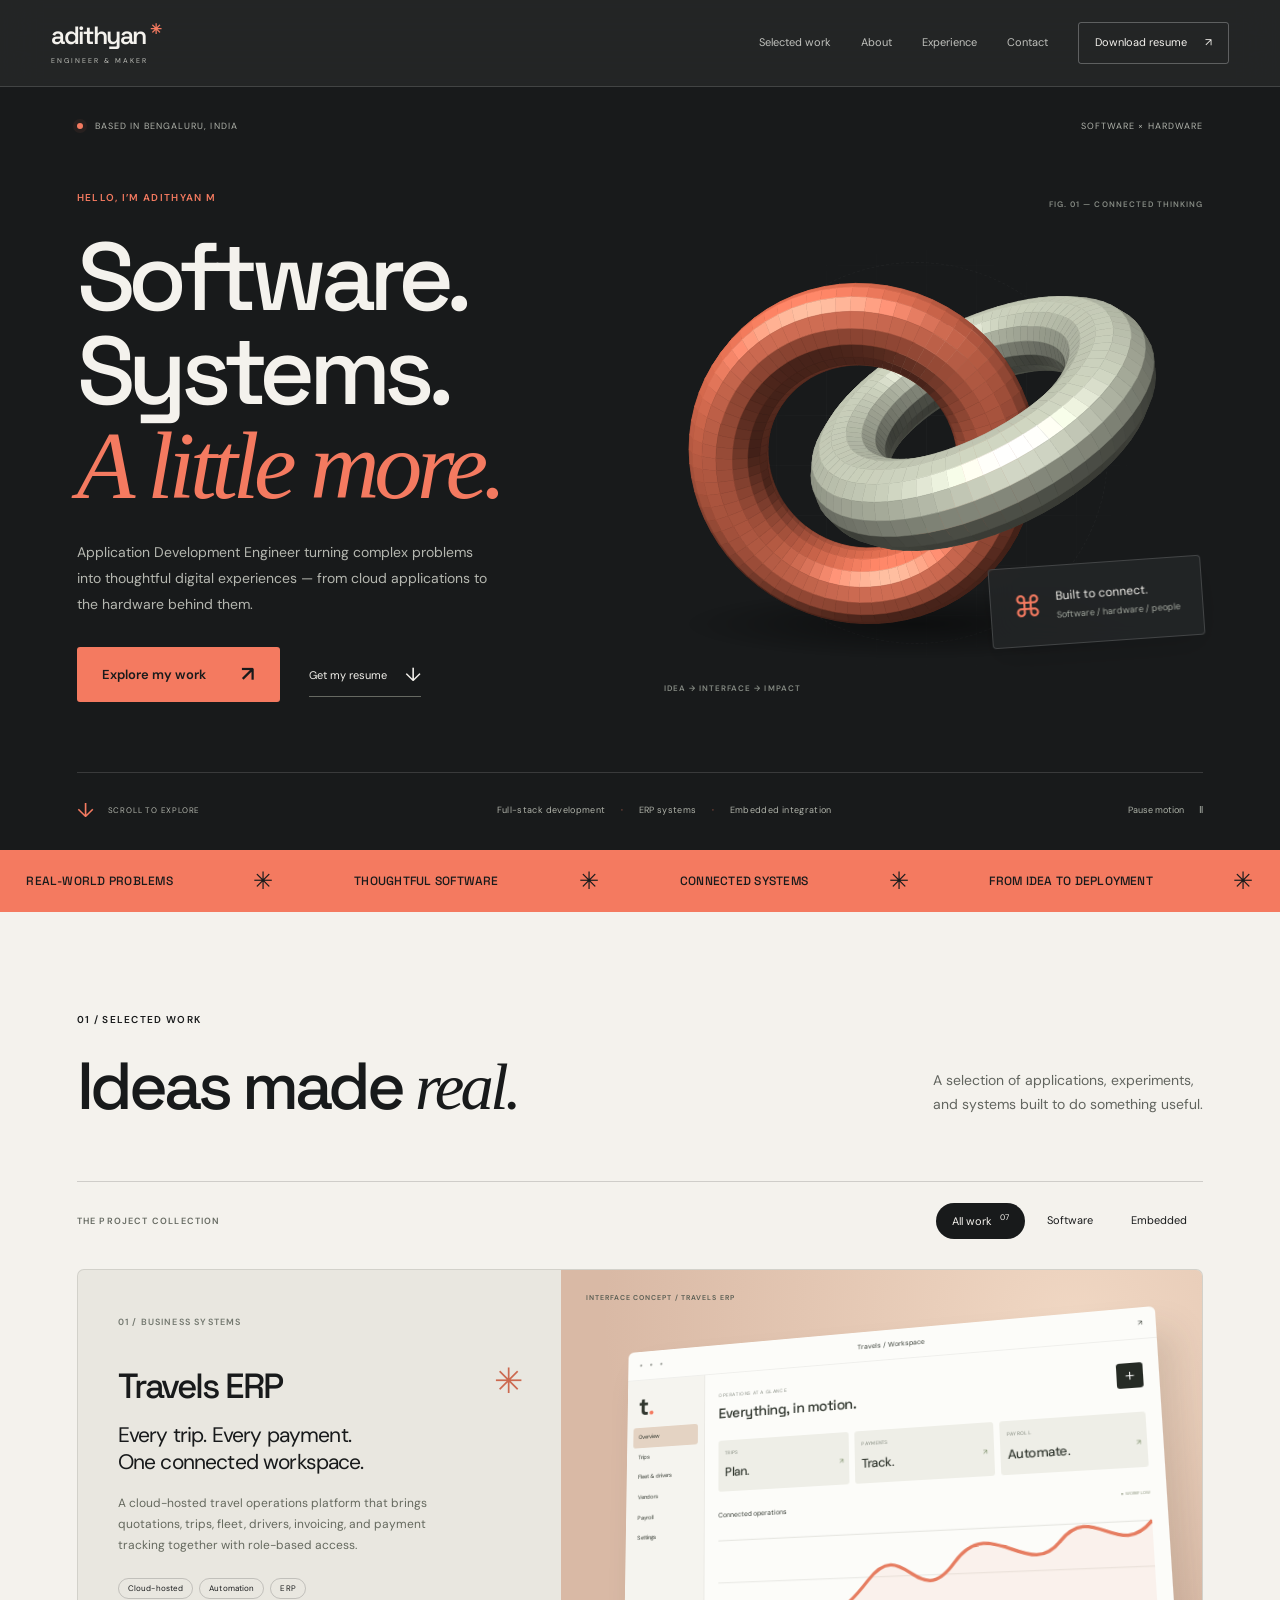
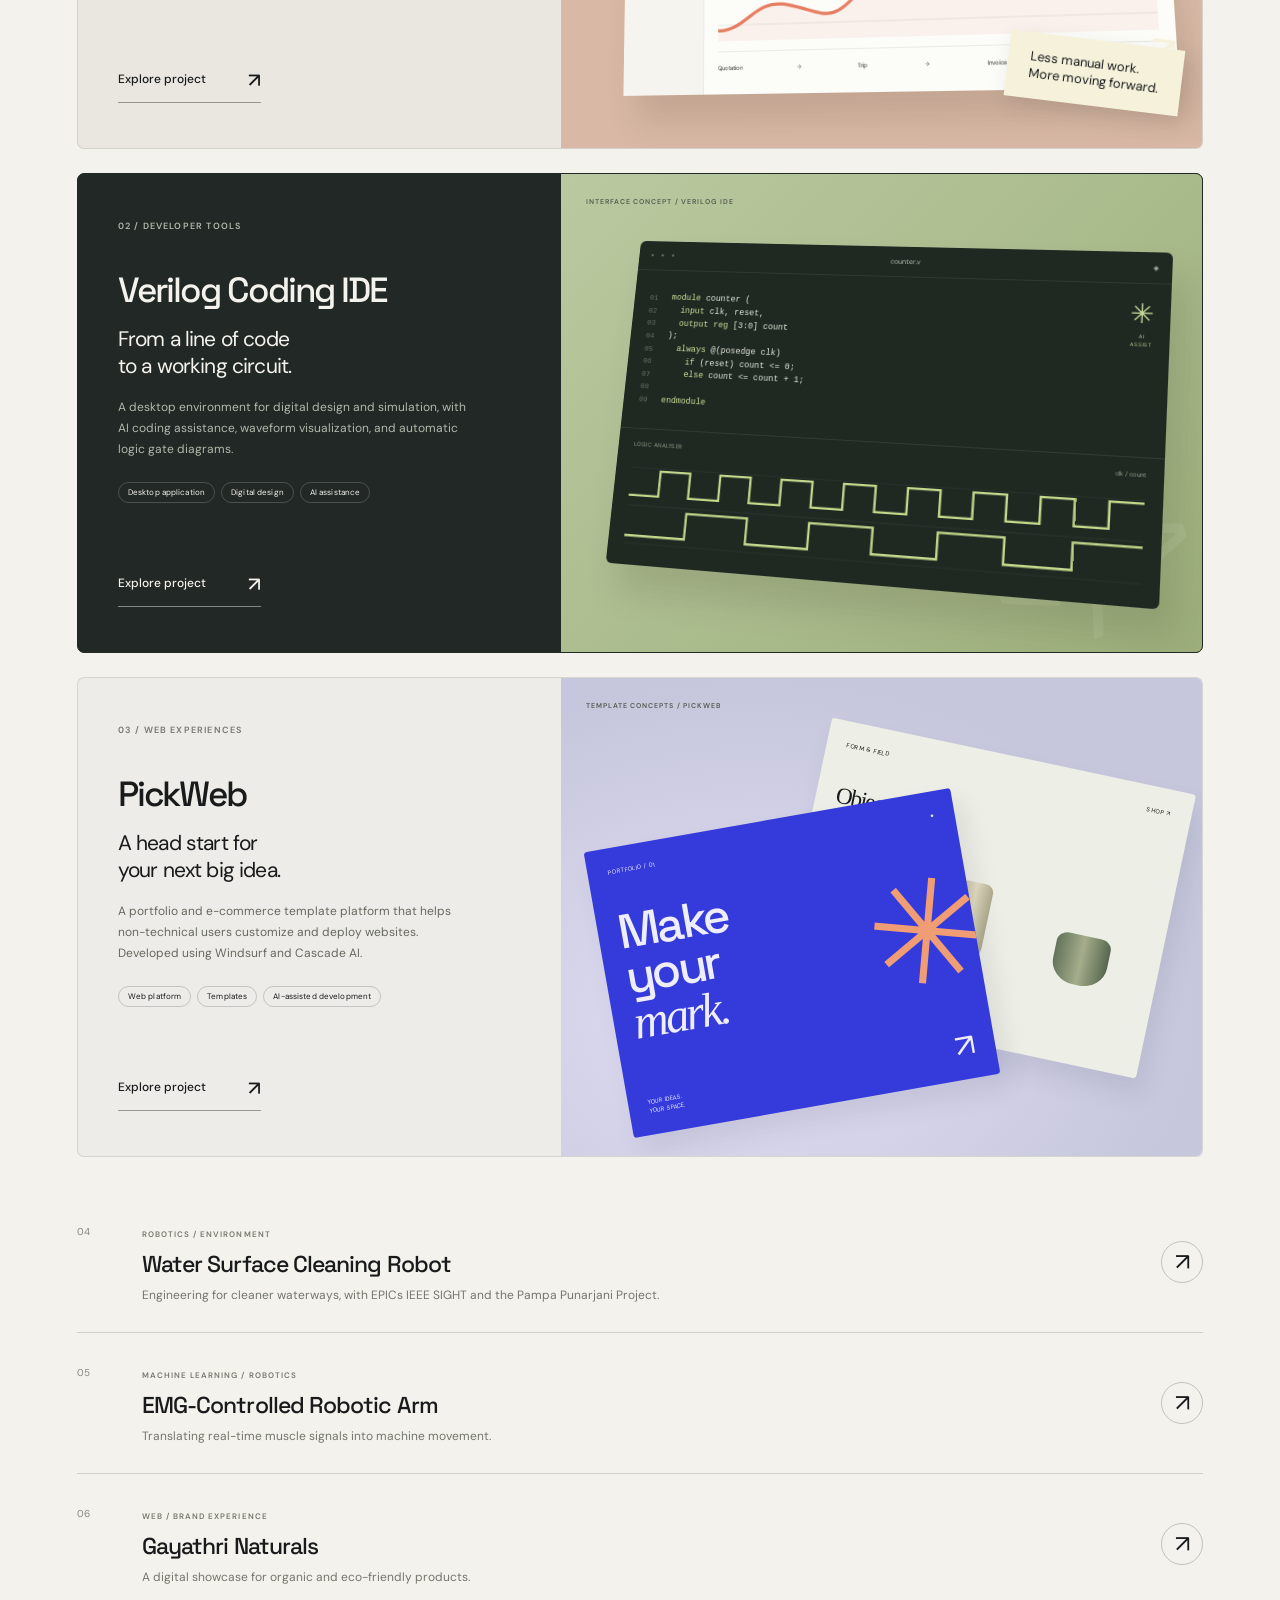
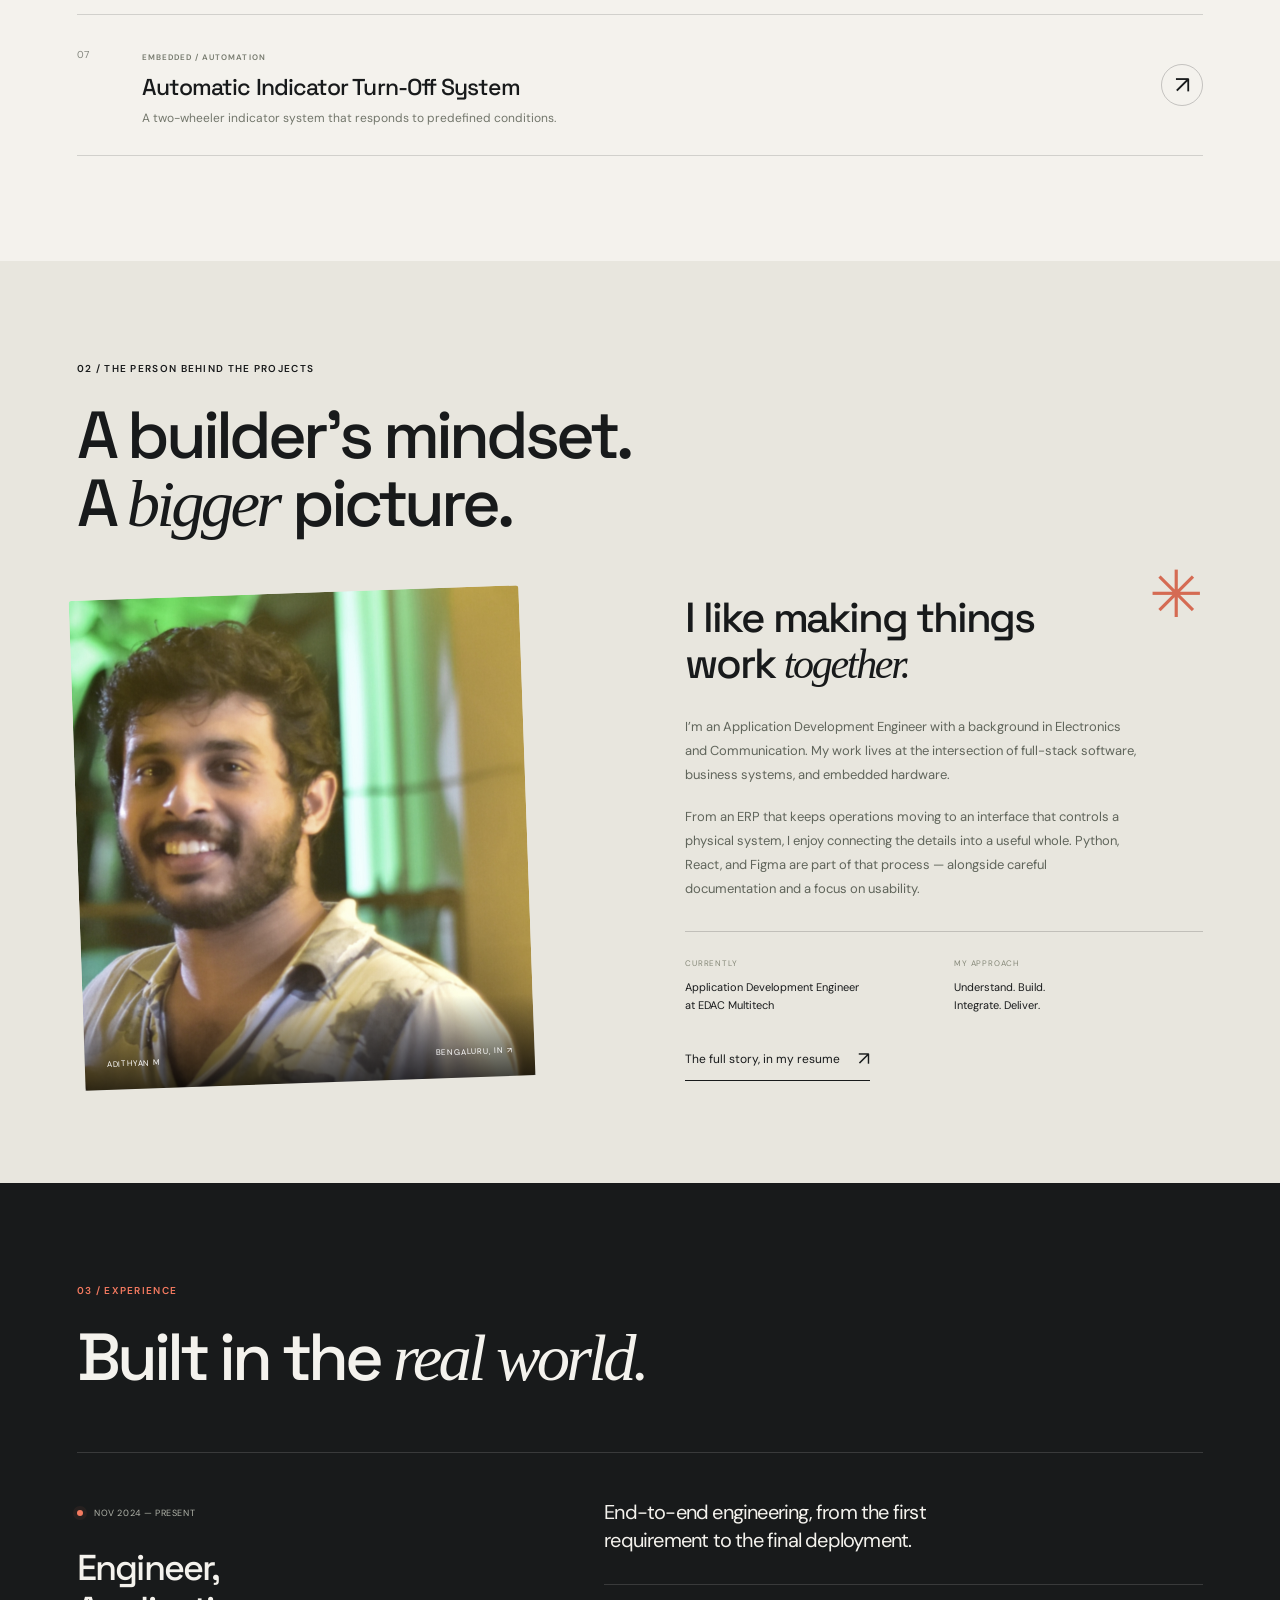
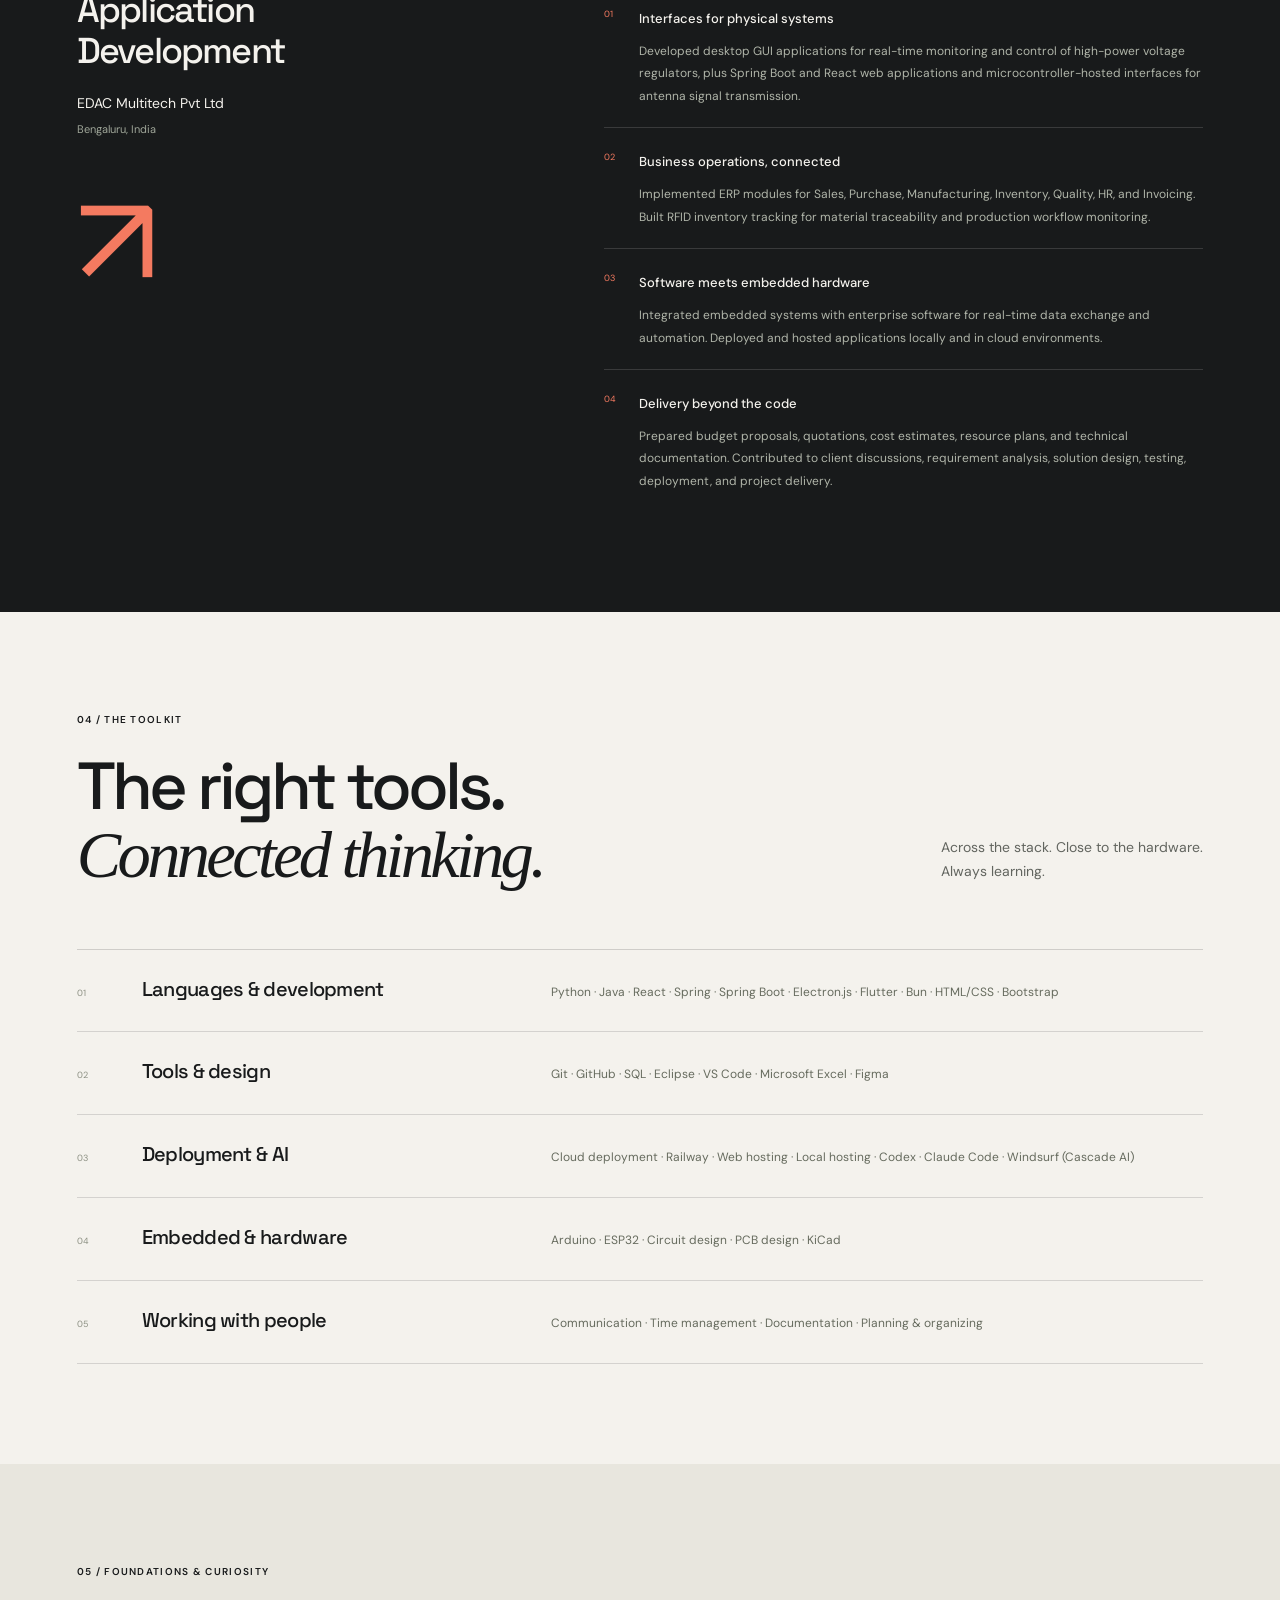
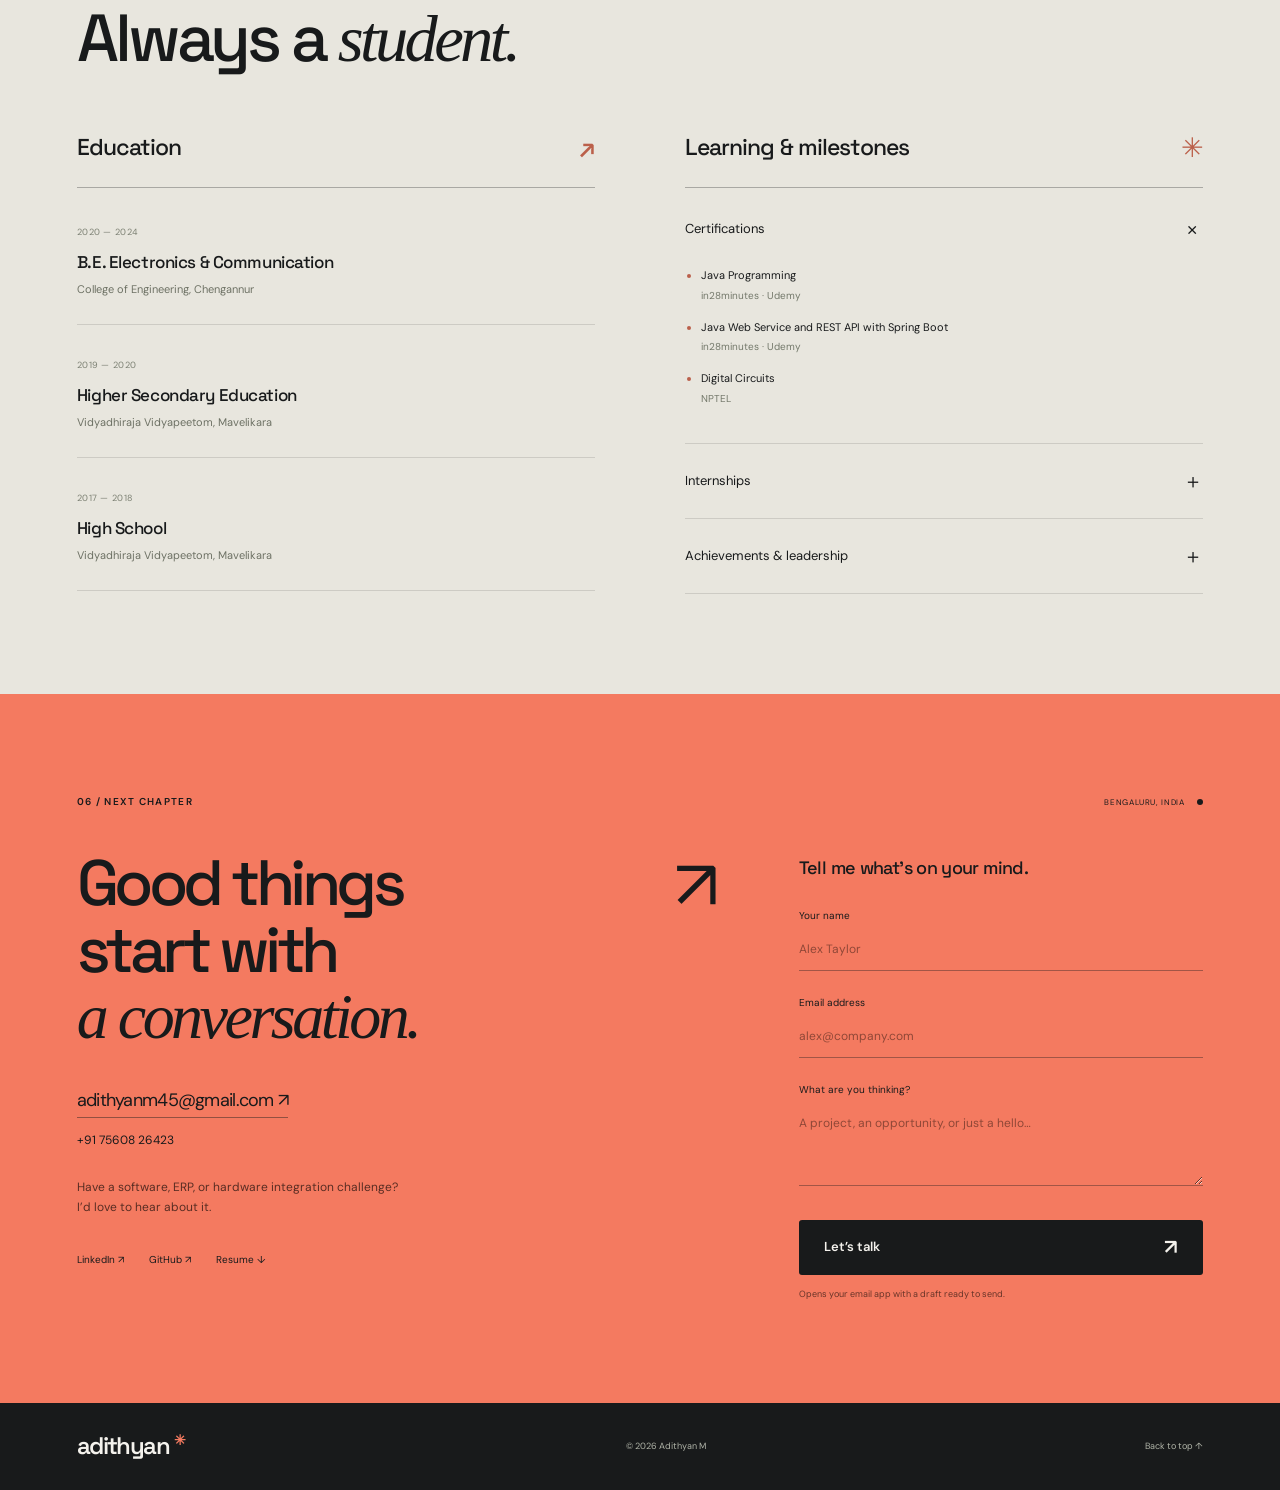
<file: index.html>
<!DOCTYPE html>
<html lang="en">
<head>
  <meta charset="UTF-8">
  <meta name="viewport" content="width=device-width, initial-scale=1">
  <meta name="theme-color" content="#181a1b">
  <meta name="description" content="Adithyan M, Application Development Engineer in Bengaluru. Explore full-stack applications, cloud-hosted ERP, developer tools, and embedded systems.">
  <title>Adithyan M — Software, systems & a little more.</title>
  <link rel="icon" href="data:image/svg+xml,%3Csvg xmlns='http://www.w3.org/2000/svg' viewBox='0 0 40 40'%3E%3Crect width='40' height='40' rx='10' fill='%23f47a60'/%3E%3Ctext x='20' y='27' font-family='Arial' font-weight='bold' font-size='23' text-anchor='middle' fill='%23181a1b'%3Ea.%3C/text%3E%3C/svg%3E">
  <link rel="preconnect" href="https://fonts.googleapis.com">
  <link rel="preconnect" href="https://fonts.gstatic.com" crossorigin>
  <link href="https://fonts.googleapis.com/css2?family=DM+Sans:wght@400;450;500;550;600;650;700&family=Space+Grotesk:wght@400;500;600;700&display=swap" rel="stylesheet">
  <link rel="stylesheet" href="styles.css">
  <script src="script.js" defer></script>
</head>
<body>
  <a class="skip-link" href="#main">Skip to content</a>
  <div class="reading-progress" aria-hidden="true"></div>
  <header class="site-header">
    <a class="wordmark" href="#home" aria-label="Adithyan M, home">adithyan<span>✳</span><small>ENGINEER & MAKER</small></a>
    <button class="menu-toggle" aria-controls="main-nav" aria-expanded="false">Menu <span aria-hidden="true">＋</span></button>
    <nav id="main-nav" aria-label="Main navigation">
      <a href="#projects">Selected work</a><a href="#about">About</a><a href="#experience">Experience</a><a href="#contact">Contact</a>
      <a class="nav-resume" href="Adithyan%20M.pdf" download="Adithyan-M-Resume.pdf">Download resume <span aria-hidden="true">↗</span></a>
    </nav>
  </header>
  <main id="main">
    <section id="home" class="hero">
      <div class="hero-top"><span><i class="status-dot"></i> BASED IN BENGALURU, INDIA</span><span>SOFTWARE × HARDWARE</span></div>
      <div class="hero-layout">
        <div class="hero-copy">
          <p class="eyebrow">HELLO, I’M ADITHYAN M</p>
          <h1>Software.<br> Systems.<br> <span class="serif">A little more.</span></h1>
          <p class="hero-description">Application Development Engineer turning complex problems into thoughtful digital experiences — from cloud applications to the hardware behind them.</p>
          <a class="button button-coral" href="#projects">Explore my work <span aria-hidden="true">↗</span></a>
          <a class="text-link hero-resume" href="Adithyan%20M.pdf" download="Adithyan-M-Resume.pdf">Get my resume <span aria-hidden="true">↓</span></a>
        </div>
        <div class="hero-art" aria-label="Animated interlocking three-dimensional rings representing connected software and hardware" role="img">
          <div class="art-grid" aria-hidden="true"></div><canvas id="sculpture" aria-hidden="true"></canvas>
          <span class="art-coordinate coordinate-top" aria-hidden="true">FIG. 01 — CONNECTED THINKING</span>
          <span class="art-coordinate coordinate-bottom" aria-hidden="true">IDEA → INTERFACE → IMPACT</span>
          <div class="art-note" aria-hidden="true"><span class="note-symbol">⌘</span><span>Built to connect.<small>Software / hardware / people</small></span></div>
        </div>
      </div>
      <div class="hero-bottom"><a href="#projects"><span class="down-arrow" aria-hidden="true">↓</span> SCROLL TO EXPLORE</a><p>Full-stack development <span>·</span> ERP systems <span>·</span> Embedded integration</p><button class="motion-toggle" aria-pressed="false">Pause motion <span aria-hidden="true">Ⅱ</span></button></div>
    </section>
    <div class="capability-strip" aria-hidden="true"><div>REAL-WORLD PROBLEMS <span>✳</span> THOUGHTFUL SOFTWARE <span>✳</span> CONNECTED SYSTEMS <span>✳</span> FROM IDEA TO DEPLOYMENT <span>✳</span></div></div>

    <section id="projects" class="work-section section-pad">
      <div class="section-heading reveal"><div><p class="eyebrow">01 / SELECTED WORK</p><h2>Ideas made <span class="serif">real.</span></h2></div><p>A selection of applications, experiments,<br class="desktop-break"> and systems built to do something useful.</p></div>
      <div class="work-toolbar"><span class="small-label">THE PROJECT COLLECTION</span><div class="filters" role="group" aria-label="Filter projects"><button class="filter active" data-filter="all" aria-pressed="true">All work <sup>07</sup></button><button class="filter" data-filter="software" aria-pressed="false">Software</button><button class="filter" data-filter="embedded" aria-pressed="false">Embedded</button></div></div>
      <p id="filter-status" class="sr-only" role="status" aria-live="polite">Showing all 7 projects.</p>
      <div class="featured-projects">
        <article class="project-feature project-erp reveal" data-category="software">
          <div class="project-copy"><span class="project-index">01 / BUSINESS SYSTEMS</span><h3>Travels ERP<span class="small-star" aria-hidden="true">✳</span></h3><p>Every trip. Every payment.<br> One connected workspace.</p><p class="project-description">A cloud-hosted travel operations platform that brings quotations, trips, fleet, drivers, invoicing, and payment tracking together with role-based access.</p><div class="tags"><span>Cloud-hosted</span><span>Automation</span><span>ERP</span></div><button class="project-link" data-project="travels">Explore project <span aria-hidden="true">↗</span></button></div>
          <div class="project-visual erp-visual" data-tilt><span class="visual-caption">INTERFACE CONCEPT / TRAVELS ERP</span><div class="erp-window mock-window" aria-hidden="true"><div class="window-top"><span class="window-dots">● ● ●</span><span>Travels / Workspace</span><span>↗</span></div><div class="erp-body"><aside><strong>t<span>.</span></strong><span class="selected">Overview</span><span>Trips</span><span>Fleet & drivers</span><span>Vendors</span><span>Payroll</span><span>Settings</span></aside><div class="erp-main"><div class="mock-title"><div><small>OPERATIONS AT A GLANCE</small><h4>Everything, in motion.</h4></div><b>＋</b></div><div class="mock-stats"><div><span>TRIPS</span><strong>Plan.<i>↗</i></strong></div><div><span>PAYMENTS</span><strong>Track.<i>↗</i></strong></div><div><span>PAYROLL</span><strong>Automate.<i>↗</i></strong></div></div><div class="mock-chart"><div><span>Connected operations</span><small>● WORKFLOW</small></div><svg viewBox="0 0 400 100"><path d="M0 85H400M0 45H400M0 5H400" stroke="#e8e8e3" fill="none"/><path d="M0 90C30 90 35 60 70 68S110 90 145 48S190 80 225 35S290 55 320 20S370 40 400 5" fill="none" stroke="#e67d61" stroke-width="3"/><path d="M0 90C30 90 35 60 70 68S110 90 145 48S190 80 225 35S290 55 320 20S370 40 400 5V100H0Z" fill="#e67d6116"/></svg></div><div class="mock-workflow"><span>Quotation</span><b>→</b><span>Trip</span><b>→</b><span>Invoice</span><b>→</b><span>Payment</span></div></div></div></div><div class="floating-note"><span>↗</span> Less manual work.<br> More moving forward.</div></div>
        </article>
        <article class="project-feature project-verilog reveal" data-category="software">
          <div class="project-copy"><span class="project-index">02 / DEVELOPER TOOLS</span><h3>Verilog Coding IDE</h3><p>From a line of code<br> to a working circuit.</p><p class="project-description">A desktop environment for digital design and simulation, with AI coding assistance, waveform visualization, and automatic logic gate diagrams.</p><div class="tags"><span>Desktop application</span><span>Digital design</span><span>AI assistance</span></div><button class="project-link" data-project="verilog">Explore project <span aria-hidden="true">↗</span></button></div>
          <div class="project-visual code-visual" data-tilt><span class="visual-caption">INTERFACE CONCEPT / VERILOG IDE</span><div class="code-window mock-window" aria-hidden="true"><div class="window-top"><span class="window-dots">● ● ●</span><span>counter.v</span><span>◈</span></div><div class="code-body"><div class="code-numbers">01<br> 02<br> 03<br> 04<br> 05<br> 06<br> 07<br> 08<br> 09</div><pre><span>module</span> counter (
  <span>input</span> clk, reset,
  <span>output reg</span> [3:0] count
);
  <span>always</span> @(posedge clk)
    <span>if</span> (reset) count &lt;= 0;
    <span>else</span> count &lt;= count + 1;

<span>endmodule</span></pre><div class="ai-mark">✳<small>AI<br> ASSIST</small></div></div><div class="waveform"><span>LOGIC ANALYSER <small>clk / count</small></span><svg viewBox="0 0 400 70"><path d="M0 5H400M0 35H400M0 65H400" stroke="#ffffff0a"/><path d="M0 27H25V7H50V27H75V7H100V27H125V7H150V27H175V7H200V27H225V7H250V27H275V7H300V27H325V7H350V27H375V7H400M0 59H50V39H100V59H150V39H200V59H250V39H300V59H350V39H400" fill="none" stroke="#c4d78b" stroke-width="1.8"/></svg></div></div><span class="code-orbit" aria-hidden="true">&lt; / &gt;</span></div>
        </article>
        <article class="project-feature project-pickweb reveal" data-category="software">
          <div class="project-copy"><span class="project-index">03 / WEB EXPERIENCES</span><h3>PickWeb</h3><p>A head start for<br> your next big idea.</p><p class="project-description">A portfolio and e-commerce template platform that helps non-technical users customize and deploy websites. Developed using Windsurf and Cascade AI.</p><div class="tags"><span>Web platform</span><span>Templates</span><span>AI-assisted development</span></div><button class="project-link" data-project="pickweb">Explore project <span aria-hidden="true">↗</span></button></div>
          <div class="project-visual pickweb-visual" data-tilt><span class="visual-caption">TEMPLATE CONCEPTS / PICKWEB</span><div class="template template-back" aria-hidden="true"><div>FORM & FIELD <span>SHOP ↗</span></div><h4>Objects for<br> everyday living.</h4><div class="product-shapes"><i></i><i></i><i></i></div><small>CONSIDERED DESIGN. SIMPLE LIVING.</small></div><div class="template template-front" aria-hidden="true"><div>PORTFOLIO / 01 <span>●</span></div><h4>Make<br> your <em>mark.</em></h4><span class="template-star">✳</span><div class="template-footer"><span>YOUR IDEAS.<br> YOUR SPACE.</span><b>↗</b></div></div></div>
        </article>
      </div>
      <div class="more-projects">
        <article class="project-row reveal" data-category="embedded"><span class="row-number">04</span><div><span class="small-label">ROBOTICS / ENVIRONMENT</span><h3>Water Surface Cleaning Robot</h3><p>Engineering for cleaner waterways, with EPICs IEEE SIGHT and the Pampa Punarjani Project.</p></div><button data-project="water" aria-label="Explore Water Surface Cleaning Robot">↗</button></article>
        <article class="project-row reveal" data-category="embedded"><span class="row-number">05</span><div><span class="small-label">MACHINE LEARNING / ROBOTICS</span><h3>EMG-Controlled Robotic Arm</h3><p>Translating real-time muscle signals into machine movement.</p></div><button data-project="emg" aria-label="Explore EMG-Controlled Robotic Arm">↗</button></article>
        <article class="project-row reveal" data-category="software"><span class="row-number">06</span><div><span class="small-label">WEB / BRAND EXPERIENCE</span><h3>Gayathri Naturals</h3><p>A digital showcase for organic and eco-friendly products.</p></div><button data-project="naturals" aria-label="Explore Gayathri Naturals">↗</button></article>
        <article class="project-row reveal" data-category="embedded"><span class="row-number">07</span><div><span class="small-label">EMBEDDED / AUTOMATION</span><h3>Automatic Indicator Turn-Off System</h3><p>A two-wheeler indicator system that responds to predefined conditions.</p></div><button data-project="indicator" aria-label="Explore Automatic Indicator Turn-Off System">↗</button></article>
      </div>
    </section>

    <section id="about" class="about-section section-pad">
      <div class="about-heading reveal"><p class="eyebrow">02 / THE PERSON BEHIND THE PROJECTS</p><h2>A builder’s mindset.<br> A <span class="serif">bigger</span> picture.</h2></div>
      <div class="about-layout"><figure class="portrait reveal"><img src="Adithyan.jpg" alt="Adithyan M" width="560" height="660" loading="lazy"><figcaption><span>ADITHYAN M</span><span>BENGALURU, IN ↗</span></figcaption></figure><div class="about-copy reveal"><span class="about-star" aria-hidden="true">✳</span><h3>I like making things<br> work <span class="serif">together.</span></h3><p>I’m an Application Development Engineer with a background in Electronics and Communication. My work lives at the intersection of full-stack software, business systems, and embedded hardware.</p><p>From an ERP that keeps operations moving to an interface that controls a physical system, I enjoy connecting the details into a useful whole. Python, React, and Figma are part of that process — alongside careful documentation and a focus on usability.</p><div class="about-facts"><div><small>CURRENTLY</small><span>Application Development Engineer<br> at EDAC Multitech</span></div><div><small>MY APPROACH</small><span>Understand. Build.<br> Integrate. Deliver.</span></div></div><a class="text-link" href="Adithyan%20M.pdf" download="Adithyan-M-Resume.pdf">The full story, in my resume <span aria-hidden="true">↗</span></a></div></div>
    </section>

    <section id="experience" class="experience-section section-pad">
      <div class="section-heading reveal"><div><p class="eyebrow">03 / EXPERIENCE</p><h2>Built in the <span class="serif">real world.</span></h2></div></div>
      <div class="experience-layout"><div class="experience-role reveal"><span class="role-date"><i class="status-dot"></i> NOV 2024 — PRESENT</span><h3>Engineer,<br> Application<br> Development</h3><p>EDAC Multitech Pvt Ltd</p><small>Bengaluru, India</small><div class="role-decoration" aria-hidden="true">↗</div></div><div class="experience-details reveal"><p class="experience-intro">End-to-end engineering, from the first requirement to the final deployment.</p><ol><li><strong>Interfaces for physical systems</strong><p>Developed desktop GUI applications for real-time monitoring and control of high-power voltage regulators, plus Spring Boot and React web applications and microcontroller-hosted interfaces for antenna signal transmission.</p></li><li><strong>Business operations, connected</strong><p>Implemented ERP modules for Sales, Purchase, Manufacturing, Inventory, Quality, HR, and Invoicing. Built RFID inventory tracking for material traceability and production workflow monitoring.</p></li><li><strong>Software meets embedded hardware</strong><p>Integrated embedded systems with enterprise software for real-time data exchange and automation. Deployed and hosted applications locally and in cloud environments.</p></li><li><strong>Delivery beyond the code</strong><p>Prepared budget proposals, quotations, cost estimates, resource plans, and technical documentation. Contributed to client discussions, requirement analysis, solution design, testing, deployment, and project delivery.</p></li></ol></div></div>
    </section>

    <section id="skills" class="skills-section section-pad">
      <div class="section-heading reveal"><div><p class="eyebrow">04 / THE TOOLKIT</p><h2>The right tools.<br> <span class="serif">Connected thinking.</span></h2></div><p>Across the stack. Close to the hardware.<br> Always learning.</p></div>
      <div class="skills-list">
        <div class="skill-row reveal"><span>01</span><h3>Languages & development</h3><p>Python · Java · React · Spring · Spring Boot · Electron.js · Flutter · Bun · HTML/CSS · Bootstrap</p></div>
        <div class="skill-row reveal"><span>02</span><h3>Tools & design</h3><p>Git · GitHub · SQL · Eclipse · VS Code · Microsoft Excel · Figma</p></div>
        <div class="skill-row reveal"><span>03</span><h3>Deployment & AI</h3><p>Cloud deployment · Railway · Web hosting · Local hosting · Codex · Claude Code · Windsurf (Cascade AI)</p></div>
        <div class="skill-row reveal"><span>04</span><h3>Embedded & hardware</h3><p>Arduino · ESP32 · Circuit design · PCB design · KiCad</p></div>
        <div class="skill-row reveal"><span>05</span><h3>Working with people</h3><p>Communication · Time management · Documentation · Planning & organizing</p></div>
      </div>
    </section>

    <section id="education" class="background-section section-pad">
      <div class="section-heading reveal"><div><p class="eyebrow">05 / FOUNDATIONS & CURIOSITY</p><h2>Always a <span class="serif">student.</span></h2></div></div>
      <div class="background-grid"><div class="education-block reveal"><h3>Education <span>↗</span></h3><div class="education-item"><small>2020 — 2024</small><h4>B.E. Electronics & Communication</h4><p>College of Engineering, Chengannur</p></div><div class="education-item"><small>2019 — 2020</small><h4>Higher Secondary Education</h4><p>Vidyadhiraja Vidyapeetom, Mavelikara</p></div><div class="education-item"><small>2017 — 2018</small><h4>High School</h4><p>Vidyadhiraja Vidyapeetom, Mavelikara</p></div></div><div class="learning-block reveal"><h3>Learning & milestones <span>✳</span></h3><details open><summary>Certifications <span>＋</span></summary><ul><li>Java Programming <small>in28minutes · Udemy</small></li><li>Java Web Service and REST API with Spring Boot <small>in28minutes · Udemy</small></li><li>Digital Circuits <small>NPTEL</small></li></ul></details><details><summary>Internships <span>＋</span></summary><ul><li>Internet of Things <small>One-month course · ACMEGRADE</small></li><li>Machine Learning <small>One-week course · REVERTECH, Kochi</small></li></ul></details><details><summary>Achievements & leadership <span>＋</span></summary><ul><li>Student project lead <small>EPICs IEEE water surface cleaning robot</small></li><li>NSS Volunteer Secretary <small>2022 — 2023</small></li></ul></details></div></div>
    </section>

    <section id="contact" class="contact-section section-pad">
      <div class="contact-top reveal"><p class="eyebrow">06 / NEXT CHAPTER</p><span>BENGALURU, INDIA <i class="status-dot"></i></span></div>
      <div class="contact-layout"><div class="contact-copy reveal"><h2>Good things<br> start with<br> <span class="serif">a conversation.</span><span class="contact-arrow" aria-hidden="true">↗</span></h2><a class="contact-email" href="mailto:adithyanm45@gmail.com">adithyanm45@gmail.com ↗</a><a class="contact-phone" href="tel:+917560826423">+91 75608 26423</a><p>Have a software, ERP, or hardware integration challenge?<br> I’d love to hear about it.</p><div class="social-links"><a href="https://www.linkedin.com/in/adithyan-m-a12174229" target="_blank" rel="noopener noreferrer">LinkedIn ↗</a><a href="https://github.com/adithyanm17" target="_blank" rel="noopener noreferrer">GitHub ↗</a><a href="Adithyan%20M.pdf" download="Adithyan-M-Resume.pdf">Resume ↓</a></div></div><form id="contact-form" class="contact-form reveal"><h3>Tell me what’s on your mind.</h3><div class="field"><label for="cf-name">Your name</label><input id="cf-name" name="name" autocomplete="name" placeholder="Alex Taylor" required></div><div class="field"><label for="cf-email">Email address</label><input id="cf-email" name="email" type="email" autocomplete="email" placeholder="alex@company.com" required></div><div class="field"><label for="cf-message">What are you thinking?</label><textarea id="cf-message" name="message" rows="3" placeholder="A project, an opportunity, or just a hello…" minlength="10" required></textarea></div><button class="button button-dark" type="submit">Let’s talk <span aria-hidden="true">↗</span></button><p class="form-note">Opens your email app with a draft ready to send.</p><p id="form-status" role="status" aria-live="polite"></p></form></div>
    </section>
  </main>
  <footer><a class="wordmark" href="#home">adithyan<span>✳</span></a><p>© <span id="year">2026</span> Adithyan M</p><a href="#home">Back to top ↑</a></footer>
  <dialog id="project-dialog" aria-labelledby="dialog-title"><button class="dialog-close" aria-label="Close project details">✕</button><p class="eyebrow" id="dialog-category"></p><h2 id="dialog-title"></h2><p id="dialog-description"></p><h3>Inside the project</h3><ul id="dialog-features"></ul><div class="dialog-bottom"><span>LET’S TALK ABOUT THE DETAILS</span><a href="mailto:adithyanm45@gmail.com">Get in touch ↗</a></div></dialog>
</body>
</html>
</file>
<file: styles.css>
/* Adithyan M — a portfolio in chapters. */
:root{
  --ink:#181a1b;
  --paper:#f4f2ed;
  --muted:#a8aaa6;
  --coral:#f47a60;
  --line:#ffffff24;
  --font:'DM Sans',Arial,sans-serif;
  --display:'Space Grotesk',Arial,sans-serif
}
*{
  box-sizing:border-box
}
html{
  scroll-behavior:smooth;
  scroll-padding-top:95px
}
body{
  margin:0;
  background:var(--paper);
  color:var(--ink);
  font-family:var(--font);
  font-size:16px;
  line-height:1.6;
  -webkit-font-smoothing:antialiased
}
button,input,textarea{
  font:inherit
}
button,a{
  -webkit-tap-highlight-color:transparent
}
a{
  color:inherit;
  text-decoration:none
}
button{
  cursor:pointer;
  color:inherit
}
img{
  display:block;
  max-width:100%
}
h1,h2,h3,h4,p,figure{
  margin:0
}
h1,h2,h3,h4{
  font-family:var(--display);
  font-weight:500;
  line-height:1.1
}
button:focus-visible,a:focus-visible,input:focus-visible,textarea:focus-visible,summary:focus-visible{
  outline:3px solid #e15c3e;
  outline-offset:5px
}
::selection{
  background:var(--coral);
  color:var(--ink)
}
[hidden]{
  display:none!important
}
.sr-only{
  position:absolute;
  width:1px;
  height:1px;
  padding:0;
  margin:-1px;
  overflow:hidden;
  clip:rect(0,0,0,0);
  white-space:nowrap;
  border:0
}
.skip-link{
  position:fixed;
  top:-80px;
  left:20px;
  background:var(--coral);
  padding:12px;
  z-index:100
}
.skip-link:focus{
  top:12px
}
.serif{
  font-family:Georgia,'Times New Roman',serif;
  font-style:italic;
  font-weight:400;
  letter-spacing:-.055em
}
.eyebrow,.small-label,.project-index,.art-coordinate,.visual-caption{
  font-size:10px;
  font-weight:600;
  letter-spacing:.13em
}
.eyebrow{
  margin-bottom:25px
}
.section-pad{
  padding:100px max(6vw,24px)
}
.section-heading{
  display:flex;
  align-items:flex-end;
  justify-content:space-between;
  gap:32px;
  margin-bottom:60px
}
.section-heading h2,.about-heading h2{
  font-size:clamp(40px,5.2vw,76px);
  letter-spacing:-.06em;
  line-height:1.02
}
.section-heading>p{
  font-size:14px;
  color:#62655f;
  line-height:1.7;
  padding-bottom:5px
}
.button{
  display:inline-flex;
  align-items:center;
  justify-content:space-between;
  gap:35px;
  padding:16px 24px;
  border:1px solid transparent;
  border-radius:3px;
  font-size:13px;
  font-weight:600;
  transition:background .2s,transform .2s
}
.button:hover{
  transform:translateY(-3px)
}
.button span{
  font-size:21px;
  line-height:1
}
.button-coral{
  background:var(--coral);
  color:var(--ink)
}
.button-coral:hover{
  background:#ff917a
}
.button-dark{
  background:var(--ink);
  color:var(--paper)
}
.text-link{
  display:inline-flex;
  gap:18px;
  align-items:center;
  font-size:13px;
  border-bottom:1px solid currentColor;
  padding-bottom:5px
}
.text-link span{
  font-size:19px
}
.reading-progress{
  height:2px;
  background:var(--coral);
  position:fixed;
  left:0;
  right:0;
  top:0;
  z-index:60;
  transform:scaleX(0);
  transform-origin:left
}
.status-dot{
  display:inline-block;
  width:6px;
  height:6px;
  background:var(--coral);
  border-radius:50%;
  margin-right:9px;
  box-shadow:0 0 0 4px #f47a6010
}
.site-header{
  padding:22px 4vw;
  display:flex;
  justify-content:space-between;
  align-items:center;
  background:#181a1bf2;
  color:var(--paper);
  border-bottom:1px solid var(--line);
  position:sticky;
  top:0;
  z-index:50;
  backdrop-filter:blur(18px)
}
.wordmark{
  font-family:var(--display);
  font-size:25px;
  letter-spacing:-1.6px;
  line-height:1.1;
  font-weight:600;
  white-space:nowrap
}
.wordmark>span{
  font-family:var(--font);
  font-size:14px;
  color:var(--coral);
  vertical-align:top;
  margin-left:5px;
  letter-spacing:0
}
.wordmark small{
  display:block;
  font-family:var(--font);
  font-size:7px;
  letter-spacing:2px;
  font-weight:400;
  margin-top:7px;
  color:#bebfb9
}
.site-header nav{
  display:flex;
  gap:30px;
  align-items:center;
  font-size:11px
}
.site-header nav>a:not(.nav-resume){
  color:#c0c1bc;
  transition:color .2s
}
.site-header nav>a:hover,.site-header nav>a[aria-current]{
  color:var(--coral)
}
.nav-resume{
  padding:11px 16px;
  border:1px solid #ffffff45;
  border-radius:3px
}
.nav-resume span{
  padding-left:15px
}
.menu-toggle{
  display:none
}
/* Opening chapter */
.hero{
  background:var(--ink);
  color:var(--paper);
  padding:32px 6vw 0;
  overflow:hidden
}
.hero-top{
  display:flex;
  justify-content:space-between;
  font-size:9px;
  letter-spacing:.12em;
  color:#b0b3ab
}
.hero-layout{
  display:grid;
  grid-template-columns:1.05fr 1fr;
  align-items:center;
  min-height:625px;
  max-width:1540px;
  margin:auto;
  position:relative
}
.hero-copy{
  padding:56px 0 70px;
  position:relative;
  z-index:2
}
.hero-copy .eyebrow{
  color:var(--coral);
  font-size:10px;
  margin-bottom:24px
}
.hero h1{
  font-size:clamp(68px,7.5vw,115px);
  font-weight:500;
  line-height:.98;
  letter-spacing:-.067em
}
.hero h1 .serif{
  color:var(--coral);
  white-space:nowrap
}
.hero-description{
  max-width:410px;
  margin:27px 0 30px;
  font-size:14px;
  line-height:1.85;
  color:#b5b7b0
}
.hero-resume{
  margin-left:25px;
  font-size:11px;
  border-color:#666962
}
.hero-art{
  height:570px;
  position:relative;
  margin-left:-25px;
  isolation:isolate
}
.hero-art canvas{
  width:100%;
  height:100%;
  position:relative;
  z-index:1
}
.art-grid{
  position:absolute;
  inset:8%;
  border:1px solid #ffffff08;
  background-image:linear-gradient(#ffffff05 1px,transparent 1px),linear-gradient(90deg,#ffffff05 1px,transparent 1px);
  background-size:50px 50px;
  mask-image:radial-gradient(ellipse,black 25%,transparent 75%)
}
.art-grid:after{
  content:'';
  position:absolute;
  inset:10%;
  border:1px dashed #ffffff16;
  border-radius:50%
}
.art-coordinate{
  position:absolute;
  color:#858a83;
  font-size:8px;
  z-index:2
}
.coordinate-top{
  top:30px;
  right:0
}
.coordinate-bottom{
  bottom:43px;
  left:35px
}
.art-note{
  position:absolute;
  bottom:96px;
  right:0;
  z-index:3;
  display:flex;
  gap:14px;
  align-items:center;
  padding:16px 22px;
  border:1px solid #ffffff26;
  background:#242728c2;
  box-shadow:0 10px 30px #0002;
  backdrop-filter:blur(14px);
  border-radius:4px;
  transform:rotate(-4deg);
  font-size:12px
}
.art-note small{
  display:block;
  font-size:9px;
  color:#a5aaa1;
  line-height:2
}
.note-symbol{
  font-size:29px;
  color:var(--coral)
}
.hero-bottom{
  padding:21px 0 24px;
  border-top:1px solid var(--line);
  display:flex;
  align-items:center;
  justify-content:space-between;
  gap:24px;
  font-size:9px;
  letter-spacing:.04em;
  color:#b0b3aa
}
.hero-bottom>a{
  display:flex;
  align-items:center;
  gap:13px;
  font-size:8px;
  letter-spacing:.1em
}
.down-arrow{
  font-size:20px;
  color:var(--coral)
}
.hero-bottom p span{
  color:var(--coral);
  margin:0 13px
}
.motion-toggle{
  background:transparent;
  border:none;
  padding:8px 0;
  color:#aeb3a9;
  font-size:9px;
  display:flex;
  gap:15px;
  align-items:center
}
.motion-toggle:hover{
  color:var(--coral)
}
.capability-strip{
  padding:19px 0;
  background:var(--coral);
  overflow:hidden
}
.capability-strip>div{
  display:flex;
  align-items:center;
  justify-content:space-around;
  gap:28px;
  white-space:nowrap;
  font-family:var(--display);
  font-size:12px;
  font-weight:500;
  letter-spacing:.02em
}
.capability-strip span{
  font-size:24px;
  line-height:1
}
/* Project gallery */
.work-section{
  padding-bottom:105px
}
.work-toolbar{
  display:flex;
  justify-content:space-between;
  align-items:center;
  border-top:1px solid #181a1b2b;
  padding-top:21px;
  margin-bottom:30px
}
.work-toolbar .small-label{
  font-size:9px;
  color:#666a62
}
.filters{
  display:flex;
  gap:6px
}
.filter{
  padding:7px 15px;
  background:transparent;
  border:1px solid transparent;
  border-radius:30px;
  font-size:11px
}
.filter.active{
  background:var(--ink);
  color:var(--paper)
}
.filter:not(.active):hover{
  border-color:#a9a99d
}
.filter sup{
  font-size:8px;
  margin-left:5px
}
.featured-projects{
  display:flex;
  flex-direction:column;
  gap:24px
}
.project-feature{
  display:grid;
  grid-template-columns:43% 57%;
  min-height:480px;
  border:1px solid #181a1b1b;
  border-radius:7px;
  overflow:hidden;
  background:#e9e7e0
}
.project-copy{
  padding:45px 40px;
  display:flex;
  flex-direction:column;
  align-items:flex-start
}
.project-index{
  font-size:9px;
  color:#73786f;
  margin-bottom:38px
}
.project-copy h3{
  font-size:35px;
  letter-spacing:-.06em;
  margin-bottom:16px;
  width:100%;
  position:relative
}
.small-star{
  font-size:35px;
  color:#cc694f;
  position:absolute;
  right:0;
  top:-5px
}
.project-copy>p:not(.project-description){
  font-size:21px;
  letter-spacing:-.04em;
  line-height:1.3;
  margin-bottom:17px
}
.project-description{
  font-size:12px;
  line-height:1.75;
  color:#65695e;
  max-width:355px
}
.tags{
  display:flex;
  gap:6px;
  flex-wrap:wrap;
  margin:22px 0 25px
}
.tags span{
  font-size:8px;
  letter-spacing:.015em;
  border:1px solid #181a1b30;
  padding:3px 9px;
  border-radius:20px
}
.project-link{
  padding:0 0 6px;
  margin-top:auto;
  display:flex;
  gap:42px;
  align-items:center;
  border:none;
  border-bottom:1px solid #181a1b66;
  background:transparent;
  font-size:12px;
  font-weight:500
}
.project-link span{
  font-size:20px;
  transition:transform .2s
}
.project-link:hover span{
  transform:translate(3px,-3px)
}
.project-visual{
  position:relative;
  overflow:hidden;
  display:flex;
  align-items:center;
  justify-content:center;
  perspective:1000px;
  min-width:0
}
.visual-caption{
  position:absolute;
  top:22px;
  left:25px;
  font-size:7px;
  color:#575c52;
  z-index:4
}
.erp-visual{
  background:#d9b9a5;
  background-image:radial-gradient(ellipse at 80% 10%,#f0d7c3,transparent 65%)
}
.mock-window{
  width:86%;
  border-radius:6px;
  box-shadow:15px 25px 35px #3c2d2426;
  transition:transform .5s ease;
  transform:rotateY(-12deg) rotateX(8deg) rotateZ(-3deg);
  will-change:transform
}
.window-top{
  display:flex;
  justify-content:space-between;
  align-items:center;
  padding:10px 13px;
  font-size:7px;
  border-bottom:1px solid #0000000d
}
.window-dots{
  font-size:6px;
  letter-spacing:3px;
  opacity:.45
}
.erp-window{
  background:#fcfcf9;
  color:#323830;
  margin-top:-5px
}
.erp-body{
  display:flex
}
.erp-body aside{
  width:88px;
  background:#f5f4ef;
  border-right:1px solid #0000000c;
  padding:15px 7px;
  flex-shrink:0
}
.erp-body aside strong{
  font-size:27px;
  display:block;
  padding:0 6px 10px;
  line-height:1
}
.erp-body aside strong span{
  color:var(--coral)
}
.erp-body aside>span{
  font-size:6px;
  display:block;
  padding:6px
}
.erp-body aside>span.selected{
  background:#e4d3c3;
  border-radius:3px
}
.erp-main{
  padding:20px 15px;
  width:100%
}
.mock-title{
  display:flex;
  justify-content:space-between;
  align-items:center;
  gap:5px
}
.mock-title small{
  font-size:5px;
  letter-spacing:.12em;
  display:block;
  margin-bottom:7px;
  color:#868b82
}
.mock-title h4{
  font-size:15px;
  letter-spacing:-.5px
}
.mock-title b{
  font-size:15px;
  line-height:1;
  background:#262b25;
  color:white;
  padding:5px;
  border-radius:3px;
  font-weight:400
}
.mock-stats{
  display:grid;
  grid-template-columns:repeat(3,1fr);
  gap:6px;
  margin-top:20px
}
.mock-stats>div{
  background:#eeeee7;
  padding:10px 7px;
  border-radius:3px
}
.mock-stats>div>span{
  font-size:5px;
  display:block;
  color:#7d8478;
  letter-spacing:.06em
}
.mock-stats strong{
  font-size:13px;
  letter-spacing:-.5px;
  font-weight:500;
  display:flex;
  justify-content:space-between;
  margin-top:6px
}
.mock-stats i{
  font-size:7px;
  font-style:normal;
  color:#839571
}
.mock-chart{
  margin-top:19px
}
.mock-chart>div{
  display:flex;
  justify-content:space-between;
  align-items:center;
  font-size:7px
}
.mock-chart small{
  font-size:4px;
  color:#889179;
  letter-spacing:.05em
}
.mock-chart svg{
  width:100%;
  margin-top:15px;
  display:block
}
.mock-workflow{
  display:flex;
  justify-content:space-between;
  align-items:center;
  border-top:1px solid #00000012;
  padding-top:12px;
  font-size:6px;
  margin-top:10px
}
.mock-workflow b{
  color:#92988a
}
.floating-note{
  position:absolute;
  right:20px;
  bottom:42px;
  padding:16px 22px;
  background:#f5f1db;
  transform:rotate(7deg);
  font-size:13px;
  line-height:1.3;
  box-shadow:5px 7px 20px #362f2820
}
.floating-note>span{
  position:absolute;
  right:10px;
  top:-24px;
  font-size:40px;
  color:#f5f1db
}
.project-verilog{
  background:#222825;
  color:var(--paper);
  border-color:#222825
}
.project-verilog .project-index,.project-verilog .project-description{
  color:#b1b9ad
}
.project-verilog .tags span{
  border-color:#ffffff30
}
.project-verilog .project-link{
  border-color:#ffffff70
}
.code-visual{
  background:#bac9a0;
  background-image:linear-gradient(135deg,transparent,#9caf7b)
}
.code-window{
  background:#202822;
  color:#e4eadc;
  transform:rotateY(-10deg) rotateX(8deg) rotateZ(3deg);
  position:relative;
  z-index:2
}
.code-window .window-top{
  border-bottom:1px solid #ffffff14;
  color:#bdc4b4
}
.code-body{
  display:flex;
  padding:23px 17px;
  gap:15px;
  position:relative
}
.code-numbers{
  font-family:monospace;
  color:#637061;
  font-size:8px;
  line-height:1.7
}
.code-body pre{
  font-size:9px;
  line-height:1.52;
  margin:0;
  font-family:Consolas,monospace
}
.code-body pre span{
  color:#cee69e
}
.ai-mark{
  position:absolute;
  right:15px;
  top:16px;
  color:#c2d898;
  font-size:27px;
  line-height:1
}
.ai-mark small{
  display:block;
  font-size:5px;
  line-height:1.5;
  letter-spacing:.15em;
  margin-top:6px;
  text-align:center
}
.waveform{
  padding:12px 17px 16px;
  border-top:1px solid #ffffff15
}
.waveform>span{
  display:flex;
  justify-content:space-between;
  font-size:6px;
  letter-spacing:.08em;
  color:#99a28c
}
.waveform small{
  font-size:6px;
  letter-spacing:0
}
.waveform svg{
  width:100%;
  display:block;
  margin-top:12px
}
.code-orbit{
  position:absolute;
  bottom:20px;
  right:10px;
  font-family:var(--display);
  font-size:130px;
  line-height:1;
  color:#e7eed01f;
  transform:rotate(-20deg);
  letter-spacing:-.1em
}
.project-pickweb{
  background:#eeece8
}
.pickweb-visual{
  background:#c6c7dc;
  background-image:radial-gradient(ellipse at 30% 70%,#e1ddf3,transparent 70%);
  min-height:470px
}
.template{
  width:58%;
  height:290px;
  position:absolute;
  box-shadow:8px 15px 25px #393e591c;
  border-radius:3px;
  padding:20px
}
.template>div:first-child{
  display:flex;
  justify-content:space-between;
  font-size:6px;
  letter-spacing:.08em
}
.template h4{
  font-size:42px;
  line-height:.95;
  letter-spacing:-.065em;
  margin-top:33px
}
.template-back{
  background:#edeee5;
  right:5%;
  top:75px;
  transform:rotate(12deg)
}
.template-back h4{
  font-family:Georgia,serif;
  font-size:23px;
  line-height:1
}
.product-shapes{
  display:flex;
  align-items:end;
  gap:10px;
  margin-top:22px;
  justify-content:space-around
}
.product-shapes i{
  display:block;
  width:37px;
  height:60px;
  border-radius:45% 45% 15% 15%;
  background:linear-gradient(90deg,#a6774b,#c59970,#9e6940)
}
.product-shapes i:nth-child(2){
  height:80px;
  width:34px;
  background:linear-gradient(90deg,#c6bf9c,#e2dcc1,#aea98a);
  border-radius:10px 10px 20px 20px
}
.product-shapes i:nth-child(3){
  height:50px;
  width:55px;
  background:linear-gradient(90deg,#63735b,#a5ad8b,#56674f);
  border-radius:20% 20% 45% 45%
}
.template-back>small{
  font-size:5px;
  letter-spacing:.1em;
  display:block;
  margin-top:20px
}
.template-front{
  background:#353bdb;
  color:#eeedfa;
  left:7%;
  bottom:48px;
  transform:rotate(-10deg);
  overflow:hidden;
  z-index:2;
  transition:transform .5s
}
.template-front h4{
  position:relative;
  z-index:2;
  font-size:48px;
  max-width:170px
}
.template-front h4 em{
  font-family:Georgia,serif;
  font-weight:400
}
.template-star{
  position:absolute;
  right:-13px;
  top:67px;
  font-size:145px;
  line-height:1;
  color:#f09d75;
  transform:rotate(15deg)
}
.template-footer{
  display:flex;
  justify-content:space-between;
  align-items:end;
  position:absolute;
  bottom:18px;
  left:20px;
  right:20px;
  font-size:6px
}
.template-footer b{
  font-size:32px;
  font-weight:400;
  line-height:1
}
.more-projects{
  margin-top:35px
}
.project-row{
  display:flex;
  align-items:center;
  gap:30px;
  padding:27px 0;
  border-bottom:1px solid #181a1b28
}
.row-number{
  align-self:flex-start;
  font-size:10px;
  color:#84877f;
  min-width:35px;
  padding-top:5px
}
.project-row .small-label{
  font-size:8px;
  color:#75796d
}
.project-row h3{
  font-size:23px;
  letter-spacing:-.04em;
  margin-top:8px
}
.project-row p{
  font-size:12px;
  color:#72766b;
  margin-top:8px
}
.project-row button{
  border:1px solid #181a1b38;
  background:transparent;
  border-radius:50%;
  width:42px;
  height:42px;
  flex-shrink:0;
  margin-left:auto;
  font-size:24px;
  transition:background .2s,transform .2s
}
.project-row button:hover{
  background:var(--coral);
  border-color:var(--coral);
  transform:rotate(5deg)
}
/* About & experience */
.about-section{
  background:#e8e6de
}
.about-heading{
  margin-bottom:55px
}
.about-layout{
  display:grid;
  grid-template-columns:1fr 1.05fr;
  gap:9vw;
  align-items:center
}
.portrait{
  position:relative;
  transform:rotate(-2deg);
  max-width:450px
}
.portrait img{
  width:100%;
  height:490px;
  object-fit:cover;
  object-position:center 34%;
  filter:saturate(.65);
  border-radius:3px
}
.portrait figcaption{
  display:flex;
  justify-content:space-between;
  position:absolute;
  bottom:0;
  left:0;
  right:0;
  background:linear-gradient(transparent,#000b);
  padding:50px 22px 19px;
  font-size:8px;
  letter-spacing:.1em;
  color:#fff
}
.about-copy{
  position:relative
}
.about-star{
  position:absolute;
  right:0;
  top:-32px;
  color:#d56b53;
  font-size:65px;
  line-height:1
}
.about-copy h3{
  font-size:42px;
  letter-spacing:-.05em;
  margin-bottom:28px
}
.about-copy>p{
  font-size:13px;
  line-height:1.85;
  margin-bottom:18px;
  color:#60655b;
  max-width:455px
}
.about-facts{
  display:grid;
  grid-template-columns:1fr 1fr;
  gap:20px;
  border-top:1px solid #181a1b30;
  padding-top:25px;
  margin:30px 0
}
.about-facts small{
  font-size:8px;
  letter-spacing:.1em;
  display:block;
  color:#858878;
  margin-bottom:9px
}
.about-facts span{
  font-size:11px;
  line-height:1.6;
  display:block
}
.about-copy .text-link{
  font-size:12px
}
.experience-section{
  background:var(--ink);
  color:var(--paper)
}
.experience-section .eyebrow{
  color:var(--coral)
}
.experience-layout{
  display:grid;
  grid-template-columns:1fr 1.5fr;
  gap:10vw;
  border-top:1px solid var(--line);
  padding-top:45px
}
.role-date{
  font-size:9px;
  letter-spacing:.06em;
  color:#b1b4aa
}
.experience-role h3{
  font-size:36px;
  letter-spacing:-.05em;
  line-height:1.15;
  margin:25px 0 20px
}
.experience-role>p{
  font-size:14px
}
.experience-role>small{
  font-size:11px;
  color:#9fa699
}
.role-decoration{
  font-size:130px;
  line-height:1;
  color:var(--coral);
  margin-top:37px
}
.experience-intro{
  font-size:20px;
  line-height:1.4;
  letter-spacing:-.04em;
  max-width:410px;
  margin-bottom:30px
}
.experience-details ol{
  list-style:none;
  margin:0;
  padding:0;
  counter-reset:experience
}
.experience-details li{
  counter-increment:experience;
  border-top:1px solid var(--line);
  padding:20px 0 20px 35px;
  position:relative
}
.experience-details li:before{
  content:'0' counter(experience);
  position:absolute;
  left:0;
  top:22px;
  color:var(--coral);
  font-size:9px
}
.experience-details strong{
  font-size:13px;
  font-weight:500
}
.experience-details li p{
  font-size:12px;
  color:#b0b5a9;
  line-height:1.85;
  margin-top:10px
}
.skills-list{
  border-top:1px solid #181a1b2b
}
.skill-row{
  display:grid;
  grid-template-columns:40px 1fr 1.7fr;
  gap:25px;
  border-bottom:1px solid #181a1b25;
  padding:28px 0;
  align-items:baseline
}
.skill-row>span{
  font-size:9px;
  color:#8c9083
}
.skill-row h3{
  font-size:20px;
  letter-spacing:-.035em
}
.skill-row p{
  font-size:12px;
  line-height:1.9;
  color:#666b5e
}
.background-section{
  background:#e8e6de
}
.background-grid{
  display:grid;
  grid-template-columns:1fr 1fr;
  gap:7vw
}
.background-grid h3{
  font-size:23px;
  letter-spacing:-.04em;
  display:flex;
  justify-content:space-between;
  align-items:center;
  border-bottom:1px solid #181a1b4d;
  padding-bottom:25px;
  margin-bottom:4px
}
.background-grid h3>span{
  color:#bb604a;
  font-size:27px
}
.education-item{
  padding:25px 0;
  border-bottom:1px solid #181a1b21
}
.education-item>small{
  font-size:9px;
  letter-spacing:.06em;
  color:#7c8073
}
.education-item h4{
  font-size:17px;
  letter-spacing:-.025em;
  margin:10px 0
}
.education-item p{
  font-size:11px;
  color:#6d7164
}
.learning-block details{
  border-bottom:1px solid #181a1b21;
  padding:21px 0
}
.learning-block summary{
  cursor:pointer;
  list-style:none;
  display:flex;
  justify-content:space-between;
  font-size:13px;
  align-items:center
}
.learning-block summary::-webkit-details-marker{
  display:none
}
.learning-block summary>span{
  font-size:20px
}
.learning-block details[open] summary>span{
  transform:rotate(45deg)
}
.learning-block ul{
  padding-left:16px;
  margin:22px 0 0
}
.learning-block li{
  font-size:11px;
  margin:15px 0
}
.learning-block li::marker{
  color:#ba604b
}
.learning-block li small{
  display:block;
  font-size:10px;
  color:#73786a;
  margin-top:3px
}
/* Closing chapter */
.contact-section{
  background:var(--coral);
  padding-bottom:90px
}
.contact-top{
  display:flex;
  justify-content:space-between;
  align-items:center;
  margin-bottom:40px
}
.contact-top .eyebrow{
  margin-bottom:0
}
.contact-top>span{
  font-size:8px;
  letter-spacing:.08em
}
.contact-top .status-dot{
  background:var(--ink);
  margin-left:10px;
  margin-right:0;
  box-shadow:none
}
.contact-layout{
  display:grid;
  grid-template-columns:1.2fr .8fr;
  gap:9vw
}
.contact-copy h2{
  font-size:clamp(40px,5vw,77px);
  letter-spacing:-.07em;
  line-height:1.04;
  position:relative;
  margin-bottom:35px
}
.contact-copy .serif{
  white-space:nowrap
}
.contact-arrow{
  position:absolute;
  right:-30px;
  top:0;
  font-size:70px;
  font-family:var(--font);
  font-weight:400
}
.contact-email{
  display:table;
  border-bottom:1px solid #181a1b70;
  font-size:18px;
  letter-spacing:-.04em;
  padding-bottom:3px
}
.contact-phone{
  display:block;
  font-size:12px;
  margin-top:13px
}
.contact-copy>p{
  font-size:12px;
  line-height:1.7;
  margin-top:26px;
  color:#592d23
}
.social-links{
  display:flex;
  gap:25px;
  font-size:10px;
  margin-top:35px
}
.social-links a:hover{
  text-decoration:underline
}
.contact-form{
  padding-top:8px
}
.contact-form h3{
  font-size:18px;
  letter-spacing:-.035em;
  margin-bottom:30px
}
.field{
  margin-bottom:24px
}
.field label{
  display:block;
  font-size:10px;
  margin-bottom:8px
}
.field input,.field textarea{
  width:100%;
  border:0;
  border-bottom:1px solid #181a1b60;
  background:transparent;
  border-radius:0;
  padding:8px 0 11px;
  outline-offset:4px;
  font-size:12px;
  color:var(--ink)
}
.field textarea{
  resize:vertical;
  min-height:80px
}
.field input::placeholder,.field textarea::placeholder{
  color:#773b2d;
  opacity:.8
}
.contact-form .button{
  width:100%;
  margin-top:2px
}
.form-note{
  font-size:9px;
  color:#683428;
  margin-top:12px
}
.contact-form [role=status]{
  font-size:11px;
  margin-top:12px
}
footer{
  display:flex;
  align-items:center;
  justify-content:space-between;
  background:var(--ink);
  color:var(--paper);
  padding:30px 6vw
}
footer p,footer>a:last-child{
  font-size:9px;
  color:#b0b4a8
}
footer .wordmark{
  font-size:24px
}
dialog{
  background:var(--paper);
  color:var(--ink);
  border:none;
  border-radius:8px;
  padding:50px;
  max-width:650px;
  width:calc(100% - 32px);
  max-height:85vh;
  box-shadow:0 20px 100px #0007
}
dialog::backdrop{
  background:#101513b8;
  backdrop-filter:blur(8px)
}
dialog .eyebrow{
  color:#986049;
  padding-right:30px
}
dialog h2{
  font-size:40px;
  letter-spacing:-.045em;
  margin-bottom:23px
}
dialog>p:not(.eyebrow){
  font-size:14px;
  color:#63675e;
  line-height:1.8
}
dialog h3{
  font-size:16px;
  margin-top:30px
}
dialog ul{
  padding-left:19px;
  font-size:13px;
  line-height:1.8;
  color:#63675e
}
dialog li{
  padding:4px 0
}
dialog li::marker{
  color:#c65f45
}
.dialog-close{
  position:absolute;
  top:18px;
  right:20px;
  border:1px solid #aaa99b;
  background:transparent;
  width:35px;
  height:35px;
  border-radius:50%;
  font-size:15px
}
.dialog-bottom{
  border-top:1px solid #181a1b30;
  margin-top:30px;
  padding-top:22px;
  display:flex;
  align-items:center;
  justify-content:space-between;
  gap:20px
}
.dialog-bottom span{
  font-size:8px;
  letter-spacing:.1em
}
.dialog-bottom a{
  font-size:12px;
  text-decoration:underline
}
.reveal{
  transition:opacity .7s ease,transform .7s cubic-bezier(.2,.7,.2,1)
}
.reveal.is-pending{
  opacity:0;
  transform:translateY(24px)
}
.motion-paused *, .motion-paused *:before, .motion-paused *:after{
  animation-play-state:paused!important
}
.motion-paused{
  scroll-behavior:auto
}
.motion-paused .reveal,.motion-paused .mock-window,.motion-paused .template-front{
  transition:none
}
@media(min-width:1600px){
  .section-pad{
    padding-left:max(6vw,calc((100vw - 1400px)/2));
    padding-right:max(6vw,calc((100vw - 1400px)/2))
  }
  .hero-layout{
    min-height:730px
  }
  .hero-art{
    height:680px
  }
  .hero-description{
    font-size:16px;
    max-width:470px
  }
  .project-feature{
    min-height:540px
  }
  .project-copy{
    padding:55px
  }
  .project-visual .mock-window{
    max-width:560px
  }
  .template{
    max-width:350px;
    height:340px
  }
  .template-front h4{
    font-size:62px
  }
  .template-star{
    font-size:190px
  }
}
@media(max-width:1100px){
  .site-header nav{
    gap:20px
  }
  .hero-layout{
    min-height:575px
  }
  .hero h1{
    font-size:8vw
  }
  .hero-art{
    height:500px;
    margin-left:-40px;
    margin-right:-20px
  }
  .hero-description{
    max-width:345px;
    font-size:13px
  }
  .hero-resume{
    margin-left:16px
  }
  .hero .button{
    padding:14px 18px;
    gap:20px;
    font-size:12px
  }
  .art-note{
    right:0;
    bottom:90px;
    padding:13px
  }
  .hero-bottom p{
    font-size:8px
  }
  .hero-bottom p span{
    margin:0 5px
  }
  .project-copy{
    padding:35px 27px
  }
  .project-copy h3{
    font-size:30px
  }
  .project-copy>p:not(.project-description){
    font-size:20px
  }
  .project-description{
    font-size:11px
  }
  .project-index{
    margin-bottom:30px
  }
  .project-feature{
    min-height:440px
  }
  .erp-body aside{
    width:65px
  }
  .erp-main{
    padding:17px 10px
  }
  .mock-stats strong{
    font-size:10px
  }
  .mock-title h4{
    font-size:12px
  }
  .mock-window{
    width:90%
  }
  .code-body pre{
    font-size:8px
  }
  .ai-mark{
    right:10px;
    font-size:23px
  }
  .template{
    height:265px
  }
  .template-front h4{
    font-size:43px
  }
  .template-back h4{
    font-size:20px
  }
  .template-star{
    font-size:135px
  }
  .about-layout{
    gap:7vw
  }
  .about-copy h3{
    font-size:35px
  }
  .about-star{
    font-size:50px;
    top:-25px
  }
  .portrait img{
    height:450px
  }
  .contact-layout{
    gap:7vw
  }
  .contact-arrow{
    right:-25px;
    font-size:55px
  }
  .contact-copy h2{
    font-size:5.5vw
  }
  .skill-row{
    grid-template-columns:25px 1fr 1.5fr
  }
  .skill-row h3{
    font-size:17px
  }
}
@media(max-width:800px){
  html{
    scroll-padding-top:85px
  }
  .site-header{
    padding:20px 6vw
  }
  .wordmark{
    font-size:23px
  }
  .menu-toggle{
    display:flex;
    gap:20px;
    align-items:center;
    background:none;
    border:1px solid #ffffff35;
    padding:7px 12px;
    font-size:11px;
    border-radius:3px
  }
  .menu-toggle span{
    font-size:17px;
    line-height:1
  }
  .site-header nav{
    display:none;
    position:absolute;
    top:100%;
    left:0;
    right:0;
    padding:24px 6vw 30px;
    background:var(--ink);
    border-bottom:1px solid var(--line);
    align-items:stretch;
    gap:10px
  }
  .site-header nav.is-open{
    display:flex;
    flex-direction:column
  }
  .site-header nav>a{
    font-size:16px;
    padding:10px 0
  }
  .site-header nav>a.nav-resume{
    margin-top:12px;
    padding:12px
  }
  .hero-layout{
    grid-template-columns:1.1fr 1fr;
    min-height:530px
  }
  .hero-copy{
    padding:60px 0
  }
  .hero h1{
    font-size:8.7vw
  }
  .hero-art{
    height:460px;
    margin-left:-60px;
    margin-right:-40px
  }
  .hero-description{
    max-width:315px;
    font-size:12px
  }
  .hero-resume{
    display:table;
    margin-left:0;
    margin-top:18px
  }
  .art-coordinate{
    display:none
  }
  .art-note{
    font-size:10px;
    bottom:78px;
    right:12px;
    padding:10px
  }
  .note-symbol{
    font-size:23px
  }
  .art-note small{
    font-size:7px
  }
  .hero-bottom p{
    display:none
  }
  .section-pad{
    padding-top:75px;
    padding-bottom:75px
  }
  .section-heading{
    margin-bottom:40px;
    gap:20px
  }
  .section-heading>p{
    font-size:12px
  }
  .project-feature{
    grid-template-columns:1fr 1fr;
    min-height:430px
  }
  .project-copy{
    padding:28px 23px
  }
  .project-copy h3{
    font-size:27px
  }
  .project-copy>p:not(.project-description){
    font-size:18px
  }
  .project-description{
    font-size:11px
  }
  .tags{
    margin:17px 0
  }
  .tags span{
    font-size:7px
  }
  .small-star{
    display:none
  }
  .project-index{
    font-size:8px;
    margin-bottom:26px
  }
  .erp-body aside{
    display:none
  }
  .mock-window{
    width:94%
  }
  .floating-note{
    font-size:10px;
    right:12px;
    bottom:37px;
    padding:12px
  }
  .code-body{
    padding:20px 10px;
    gap:9px
  }
  .code-body pre{
    font-size:7px;
    line-height:1.8
  }
  .code-numbers{
    font-size:7px;
    line-height:1.8
  }
  .ai-mark{
    display:none
  }
  .template{
    width:72%;
    height:245px;
    padding:15px
  }
  .template-front{
    left:4%;
    bottom:42px
  }
  .template-back{
    right:-10%;
    top:75px
  }
  .template-front h4{
    font-size:40px
  }
  .template-star{
    font-size:112px
  }
  .template-back h4{
    font-size:19px
  }
  .template-footer{
    left:15px;
    right:15px
  }
  .pickweb-visual{
    min-height:430px
  }
  .project-row h3{
    font-size:20px
  }
  .about-layout{
    gap:6vw;
    grid-template-columns:.9fr 1.1fr
  }
  .portrait img{
    height:440px
  }
  .about-copy h3{
    font-size:29px
  }
  .about-copy>p{
    font-size:12px
  }
  .about-star{
    display:none
  }
  .about-facts{
    gap:12px
  }
  .about-facts span{
    font-size:10px
  }
  .about-copy .text-link{
    font-size:10px
  }
  .experience-layout{
    gap:6vw;
    grid-template-columns:1fr 1.5fr
  }
  .experience-role h3{
    font-size:29px
  }
  .experience-intro{
    font-size:18px
  }
  .background-grid{
    gap:5vw
  }
  .background-grid h3{
    font-size:21px
  }
  .education-item h4{
    font-size:16px
  }
  .contact-layout{
    grid-template-columns:1fr 1fr;
    gap:7vw
  }
  .contact-copy h2{
    font-size:5.7vw
  }
  .contact-arrow{
    display:none
  }
  .contact-email{
    font-size:15px
  }
  .contact-form h3{
    font-size:15px
  }
  .contact-copy>p{
    font-size:11px
  }
  .social-links{
    gap:17px
  }
}
@media(max-width:600px){
  .hero{
    padding-top:23px
  }
  .hero-top{
    font-size:7px
  }
  .hero-top>span:last-child{
    font-size:6px
  }
  .hero-layout{
    display:flex;
    flex-direction:column;
    align-items:stretch;
    min-height:unset
  }
  .hero-copy{
    padding:43px 0 0
  }
  .hero-copy .eyebrow{
    font-size:8px;
    margin-bottom:20px
  }
  .hero h1{
    font-size:clamp(56px,13vw,78px);
    line-height:1.01
  }
  .hero-description{
    font-size:12px;
    max-width:340px;
    margin:23px 0 25px
  }
  .hero-resume{
    display:inline-flex;
    margin-left:18px;
    margin-top:0;
    font-size:10px
  }
  .hero .button{
    font-size:11px;
    gap:24px;
    padding:14px 17px
  }
  .hero-art{
    height:360px;
    width:100%;
    margin:-8px 0 0
  }
  .art-note{
    bottom:35px;
    right:0;
    transform:rotate(-5deg)
  }
  .coordinate-top{
    display:block;
    font-size:6px;
    top:20px;
    right:0
  }
  .hero-bottom{
    padding:14px 0;
    gap:10px
  }
  .hero-bottom>a{
    font-size:7px
  }
  .motion-toggle{
    font-size:8px
  }
  .capability-strip{
    padding:16px 0
  }
  .capability-strip>div{
    width:900px;
    font-size:10px;
    justify-content:flex-start;
    gap:28px;
    transform:translateX(-20px)
  }
  .capability-strip span{
    font-size:22px
  }
  .section-pad{
    padding:60px 6vw
  }
  .eyebrow{
    font-size:8px;
    margin-bottom:19px
  }
  .section-heading{
    display:block;
    margin-bottom:34px
  }
  .section-heading h2,.about-heading h2{
    font-size:42px
  }
  .section-heading>p{
    margin-top:20px;
    font-size:12px
  }
  .desktop-break{
    display:none
  }
  .work-toolbar{
    align-items:flex-start;
    flex-direction:column;
    gap:17px;
    padding-top:17px;
    margin-bottom:22px
  }
  .work-toolbar .small-label{
    font-size:8px
  }
  .filters{
    gap:5px
  }
  .filter{
    font-size:10px;
    padding:7px 14px
  }
  .project-feature{
    grid-template-columns:1fr
  }
  .project-copy{
    padding:29px 25px 30px
  }
  .project-index{
    font-size:8px;
    margin-bottom:23px
  }
  .project-copy h3{
    font-size:33px
  }
  .small-star{
    display:inline
  }
  .project-copy>p:not(.project-description){
    font-size:20px;
    margin-bottom:15px
  }
  .project-copy>p:not(.project-description) br{
    display:none
  }
  .project-description{
    font-size:12px;
    max-width:unset
  }
  .tags span{
    font-size:8px
  }
  .tags{
    margin:20px 0 26px
  }
  .project-link{
    font-size:12px
  }
  .project-visual{
    min-height:340px
  }
  .visual-caption{
    font-size:6px;
    top:17px;
    left:20px
  }
  .mock-window{
    width:87%;
    max-width:430px
  }
  .erp-body aside{
    display:block;
    width:67px
  }
  .erp-main{
    padding:18px 10px
  }
  .mock-title h4{
    font-size:12px
  }
  .mock-stats strong{
    font-size:10px
  }
  .erp-body aside>span{
    font-size:5px
  }
  .floating-note{
    font-size:11px;
    right:14px;
    bottom:21px
  }
  .erp-window{
    margin-top:-4px
  }
  .code-body{
    padding:19px 14px;
    gap:13px
  }
  .code-body pre{
    font-size:8px;
    line-height:1.6
  }
  .code-numbers{
    font-size:8px;
    line-height:1.6
  }
  .ai-mark{
    display:block;
    font-size:23px;
    right:13px
  }
  .template{
    width:56%;
    height:235px
  }
  .template-front{
    left:8%;
    bottom:29px
  }
  .template-back{
    right:6%;
    top:42px
  }
  .template-front h4{
    font-size:42px
  }
  .template-back h4{
    font-size:21px
  }
  .template-star{
    font-size:112px
  }
  .product-shapes{
    margin-top:15px;
    gap:8px
  }
  .product-shapes i{
    width:26px;
    height:49px
  }
  .product-shapes i:nth-child(2){
    height:64px;
    width:27px
  }
  .product-shapes i:nth-child(3){
    height:40px;
    width:45px
  }
  .template-back>small{
    font-size:4px
  }
  .template h4{
    margin-top:22px
  }
  .more-projects{
    margin-top:20px
  }
  .project-row{
    gap:13px;
    padding:23px 0
  }
  .row-number{
    min-width:16px;
    font-size:8px
  }
  .project-row h3{
    font-size:19px;
    line-height:1.2
  }
  .project-row p{
    font-size:11px;
    line-height:1.7
  }
  .project-row .small-label{
    font-size:6px
  }
  .project-row button{
    width:34px;
    height:34px;
    font-size:20px
  }
  .about-heading{
    margin-bottom:36px
  }
  .about-layout{
    grid-template-columns:1fr;
    gap:45px
  }
  .portrait{
    max-width:100%;
    margin:0 7px
  }
  .portrait img{
    height:440px;
    object-position:center 36%
  }
  .about-copy h3{
    font-size:35px
  }
  .about-copy>p{
    font-size:13px
  }
  .about-star{
    display:block;
    right:10px;
    top:0;
    font-size:52px
  }
  .about-facts span{
    font-size:12px
  }
  .about-copy .text-link{
    font-size:12px
  }
  .experience-layout{
    grid-template-columns:1fr;
    gap:34px;
    padding-top:28px
  }
  .experience-role{
    position:relative
  }
  .experience-role h3{
    font-size:31px;
    margin-top:20px;
    line-height:1.1
  }
  .role-decoration{
    position:absolute;
    bottom:0;
    right:0;
    font-size:100px
  }
  .experience-role>p{
    font-size:13px
  }
  .experience-role>small{
    font-size:10px
  }
  .experience-intro{
    font-size:20px;
    max-width:350px
  }
  .experience-details li{
    padding-left:29px
  }
  .experience-details li p{
    font-size:12px
  }
  .skill-row{
    grid-template-columns:22px 1fr;
    gap:10px;
    padding:23px 0
  }
  .skill-row p{
    grid-column:2;
    font-size:12px
  }
  .skill-row h3{
    font-size:20px
  }
  .background-grid{
    grid-template-columns:1fr;
    gap:45px
  }
  .background-grid h3{
    font-size:23px
  }
  .education-item h4{
    font-size:18px
  }
  .education-item p{
    font-size:12px
  }
  .learning-block summary{
    font-size:14px
  }
  .learning-block li{
    font-size:12px
  }
  .learning-block li small{
    font-size:11px
  }
  .contact-top{
    margin-bottom:32px
  }
  .contact-top>span{
    font-size:6px
  }
  .contact-layout{
    grid-template-columns:1fr;
    gap:48px
  }
  .contact-copy h2{
    font-size:12vw;
    line-height:1.02;
    margin-bottom:26px
  }
  .contact-copy .serif{
    font-size:11.7vw
  }
  .contact-email{
    font-size:19px
  }
  .contact-copy>p{
    font-size:12px
  }
  .social-links{
    font-size:11px;
    gap:26px
  }
  .contact-form{
    border-top:1px solid #181a1b45;
    padding-top:28px
  }
  .contact-form h3{
    font-size:20px
  }
  .field label{
    font-size:11px
  }
  .field input,.field textarea{
    font-size:13px
  }
  .form-note{
    font-size:10px
  }
  footer{
    padding:25px 6vw;
    flex-wrap:wrap;
    gap:22px
  }
  footer .wordmark{
    font-size:22px
  }
  footer p{
    font-size:8px
  }
  footer>a:last-child{
    font-size:8px
  }
  .contact-section{
    padding-bottom:45px
  }
  dialog{
    padding:38px 25px 25px
  }
  dialog h2{
    font-size:33px
  }
  dialog>p:not(.eyebrow){
    font-size:13px
  }
  .dialog-bottom{
    align-items:flex-start;
    flex-direction:column;
    gap:10px
  }
}
@media(prefers-reduced-motion:reduce){
  html{
    scroll-behavior:auto
  }
  *,*:before,*:after{
    animation:none!important;
    transition:none!important
  }
  .reveal.is-pending{
    opacity:1;
    transform:none
  }
}
</file>
